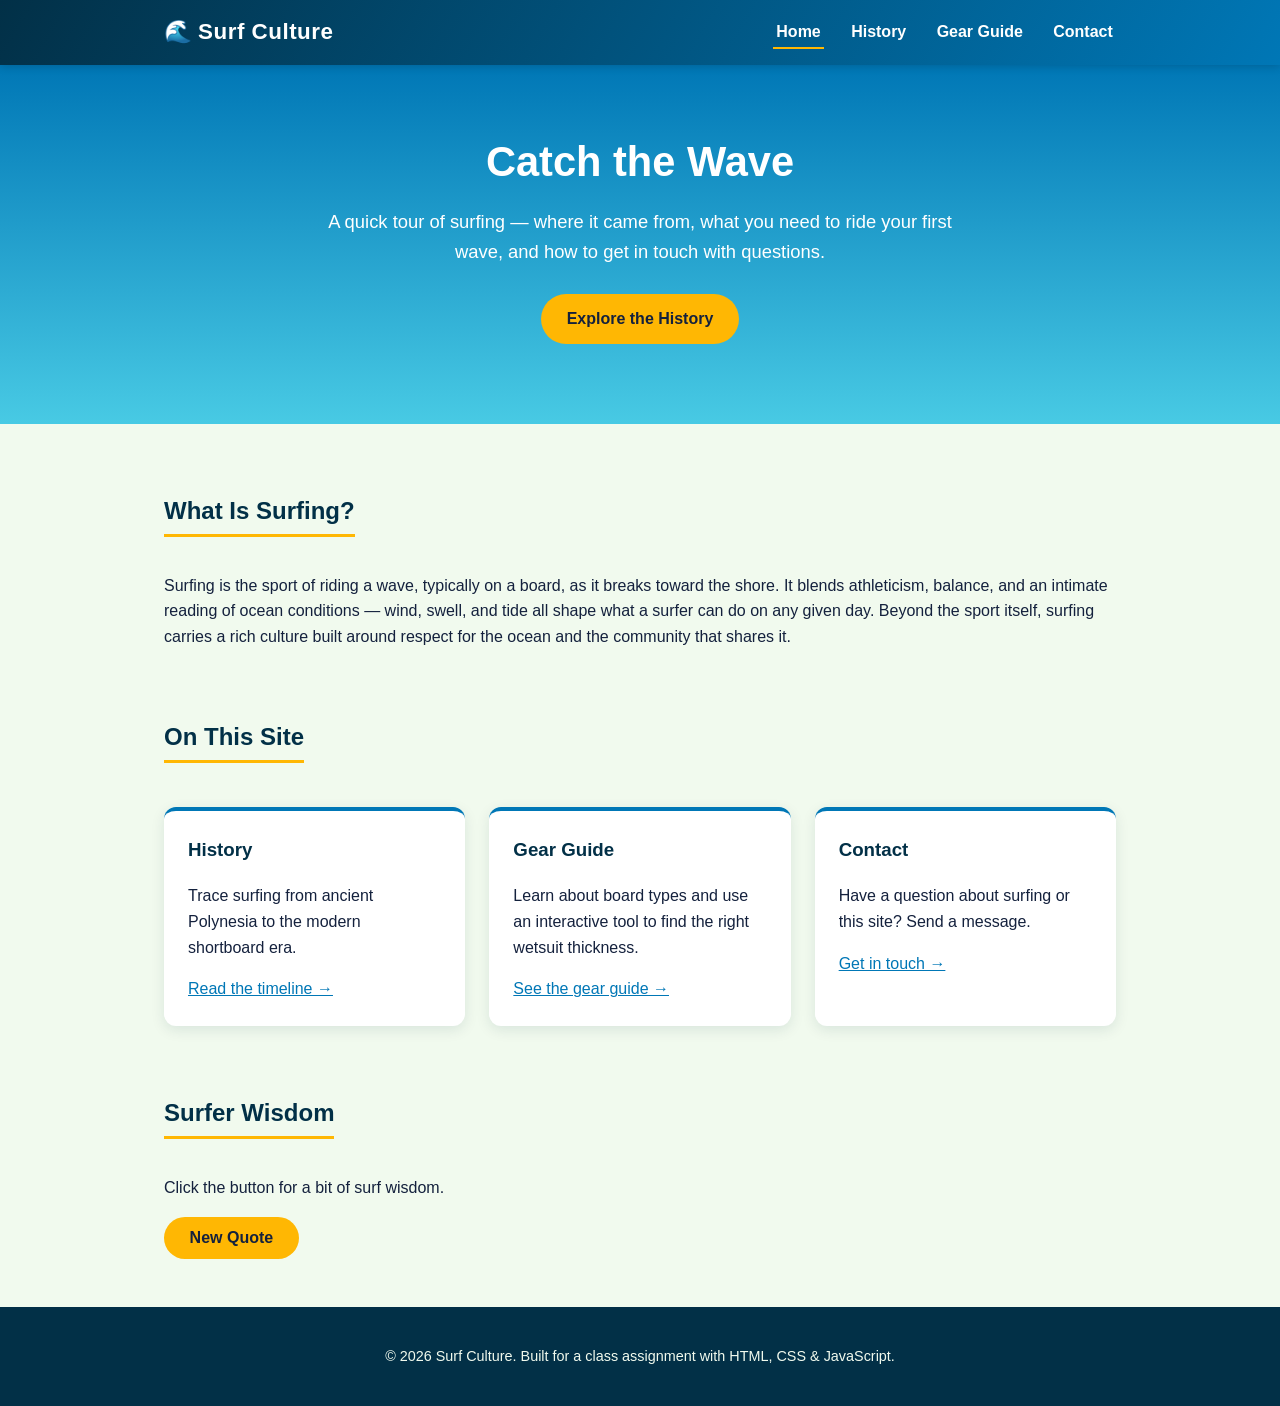
<file: index.html>
<!DOCTYPE html>
<html lang="en">
<head>
  <meta charset="UTF-8" />
  <meta name="viewport" content="width=device-width, initial-scale=1.0" />
  <title>Surf Culture | Home</title>
  <link rel="stylesheet" href="css/style.css" />
</head>
<body>
  <header class="site-header">
    <div class="nav-wrap">
      <a href="index.html" class="brand"><span class="wave-emoji">🌊</span>Surf Culture</a>
      <button class="nav-toggle" aria-label="Toggle navigation" aria-expanded="false">☰</button>
      <nav class="main-nav">
        <ul>
          <li><a href="index.html">Home</a></li>
          <li><a href="history.html">History</a></li>
          <li><a href="gear.html">Gear Guide</a></li>
          <li><a href="contact.html">Contact</a></li>
        </ul>
      </nav>
    </div>
  </header>

  <section class="hero">
    <h1>Catch the Wave</h1>
    <p>A quick tour of surfing — where it came from, what you need to ride your first wave, and how to get in touch with questions.</p>
    <a class="btn" href="history.html">Explore the History</a>
  </section>

  <main class="container">
    <section>
      <h2>What Is Surfing?</h2>
      <p>
        Surfing is the sport of riding a wave, typically on a board, as it breaks toward the shore.
        It blends athleticism, balance, and an intimate reading of ocean conditions — wind, swell,
        and tide all shape what a surfer can do on any given day. Beyond the sport itself, surfing
        carries a rich culture built around respect for the ocean and the community that shares it.
      </p>
    </section>

    <section>
      <h2>On This Site</h2>
      <div class="card-grid">
        <div class="card">
          <h3>History</h3>
          <p>Trace surfing from ancient Polynesia to the modern shortboard era.</p>
          <a href="history.html">Read the timeline &rarr;</a>
        </div>
        <div class="card">
          <h3>Gear Guide</h3>
          <p>Learn about board types and use an interactive tool to find the right wetsuit thickness.</p>
          <a href="gear.html">See the gear guide &rarr;</a>
        </div>
        <div class="card">
          <h3>Contact</h3>
          <p>Have a question about surfing or this site? Send a message.</p>
          <a href="contact.html">Get in touch &rarr;</a>
        </div>
      </div>
    </section>

    <section>
      <h2>Surfer Wisdom</h2>
      <p id="quote-text">Click the button for a bit of surf wisdom.</p>
      <button class="btn" id="quote-btn" type="button">New Quote</button>
    </section>
  </main>

  <footer>
    <p>&copy; 2026 Surf Culture. Built for a class assignment with HTML, CSS &amp; JavaScript.</p>
  </footer>

  <script src="js/script.js"></script>
</body>
</html>
</file>
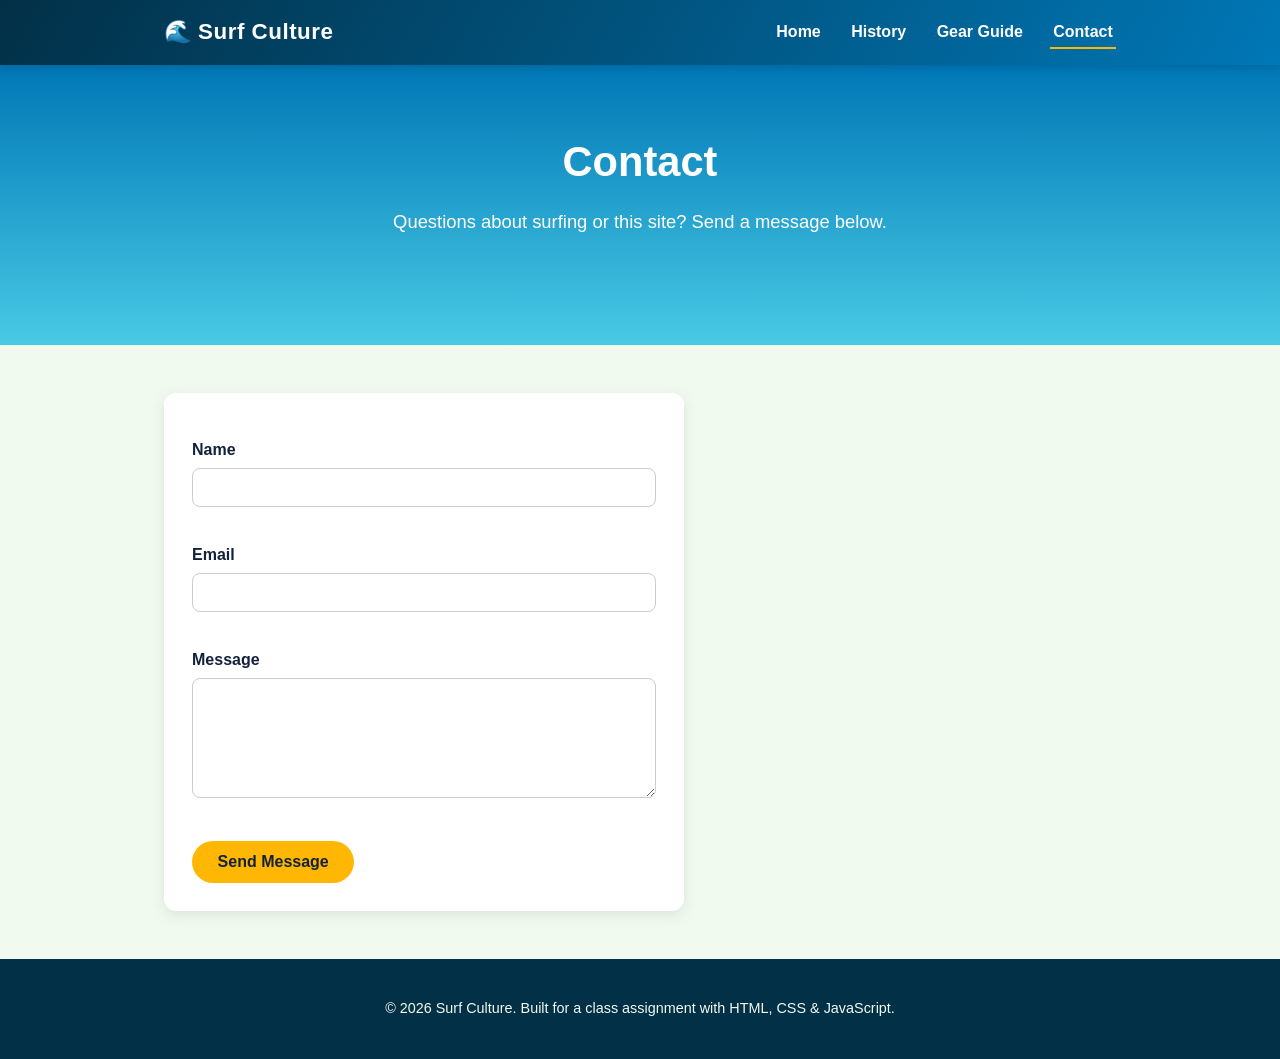
<file: contact.html>
<!DOCTYPE html>
<html lang="en">
<head>
  <meta charset="UTF-8" />
  <meta name="viewport" content="width=device-width, initial-scale=1.0" />
  <title>Surf Culture | Contact</title>
  <link rel="stylesheet" href="css/style.css" />
</head>
<body>
  <header class="site-header">
    <div class="nav-wrap">
      <a href="index.html" class="brand"><span class="wave-emoji">🌊</span>Surf Culture</a>
      <button class="nav-toggle" aria-label="Toggle navigation" aria-expanded="false">☰</button>
      <nav class="main-nav">
        <ul>
          <li><a href="index.html">Home</a></li>
          <li><a href="history.html">History</a></li>
          <li><a href="gear.html">Gear Guide</a></li>
          <li><a href="contact.html">Contact</a></li>
        </ul>
      </nav>
    </div>
  </header>

  <section class="hero">
    <h1>Contact</h1>
    <p>Questions about surfing or this site? Send a message below.</p>
  </section>

  <main class="container">
    <section>
      <form class="contact-form" id="contact-form" novalidate>
        <label for="name">Name</label>
        <input type="text" id="name" name="name" />
        <span class="error-text" id="name-error"></span>

        <label for="email">Email</label>
        <input type="email" id="email" name="email" />
        <span class="error-text" id="email-error"></span>

        <label for="message">Message</label>
        <textarea id="message" name="message"></textarea>
        <span class="error-text" id="message-error"></span>

        <button class="btn" type="submit" style="margin-top: 1rem;">Send Message</button>

        <div class="form-status" id="form-status"></div>
      </form>
    </section>
  </main>

  <footer>
    <p>&copy; 2026 Surf Culture. Built for a class assignment with HTML, CSS &amp; JavaScript.</p>
  </footer>

  <script src="js/script.js"></script>
</body>
</html>
</file>
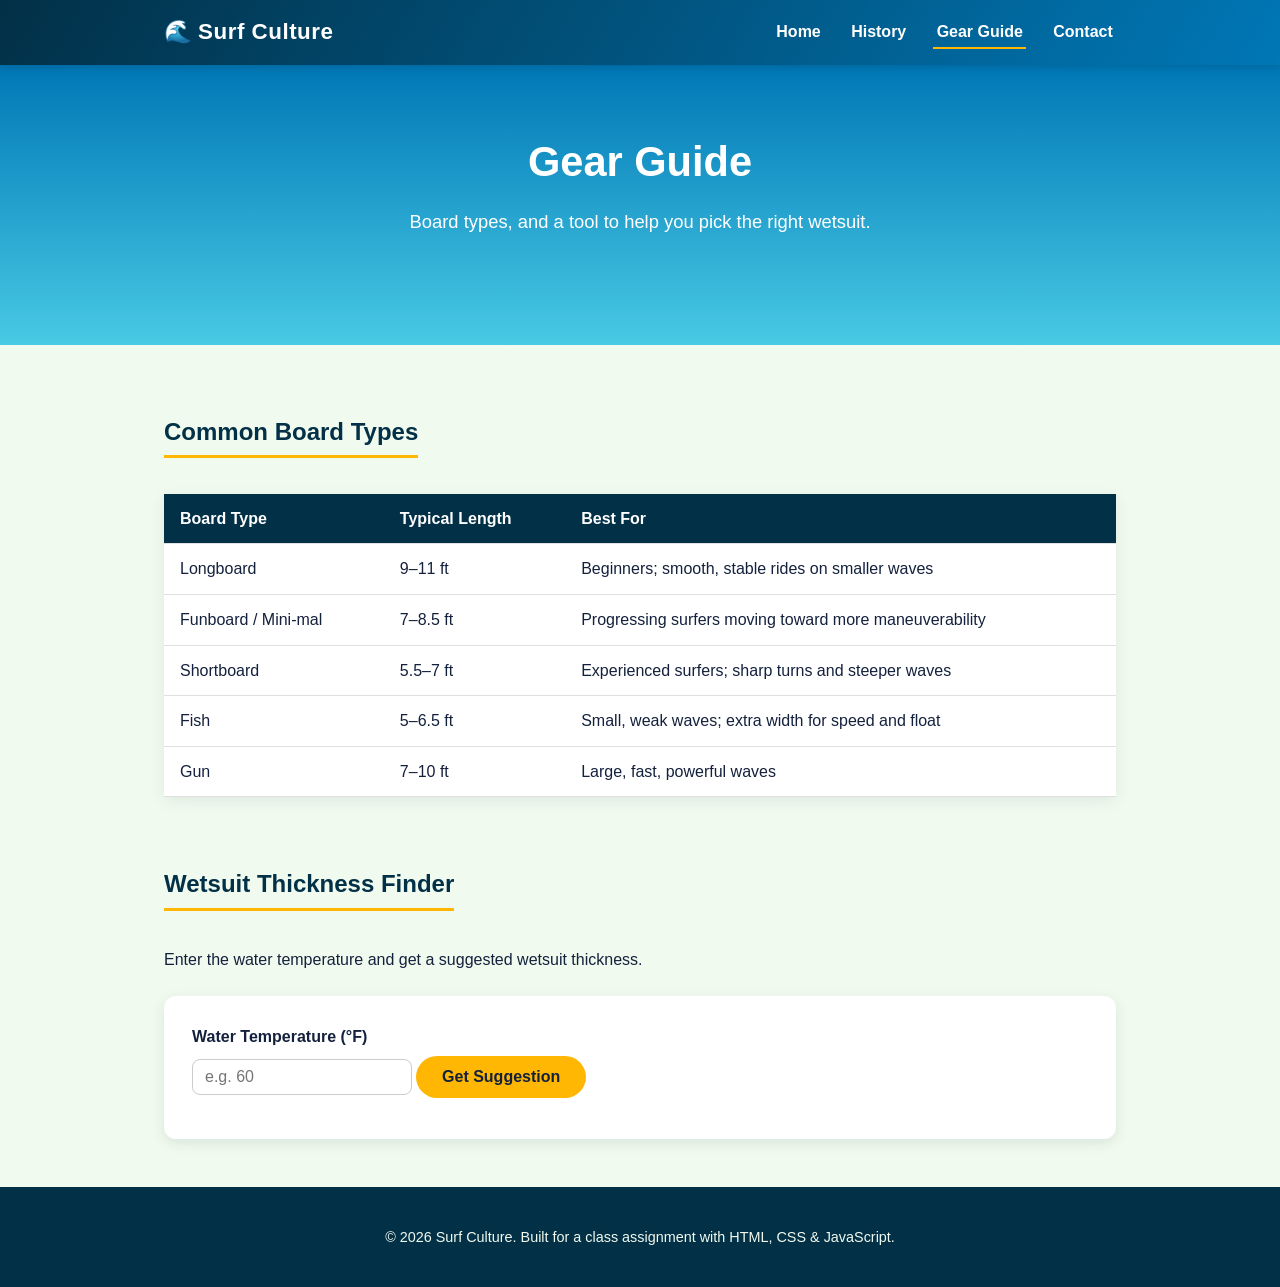
<file: gear.html>
<!DOCTYPE html>
<html lang="en">
<head>
  <meta charset="UTF-8" />
  <meta name="viewport" content="width=device-width, initial-scale=1.0" />
  <title>Surf Culture | Gear Guide</title>
  <link rel="stylesheet" href="css/style.css" />
</head>
<body>
  <header class="site-header">
    <div class="nav-wrap">
      <a href="index.html" class="brand"><span class="wave-emoji">🌊</span>Surf Culture</a>
      <button class="nav-toggle" aria-label="Toggle navigation" aria-expanded="false">☰</button>
      <nav class="main-nav">
        <ul>
          <li><a href="index.html">Home</a></li>
          <li><a href="history.html">History</a></li>
          <li><a href="gear.html">Gear Guide</a></li>
          <li><a href="contact.html">Contact</a></li>
        </ul>
      </nav>
    </div>
  </header>

  <section class="hero">
    <h1>Gear Guide</h1>
    <p>Board types, and a tool to help you pick the right wetsuit.</p>
  </section>

  <main class="container">
    <section>
      <h2>Common Board Types</h2>
      <table>
        <thead>
          <tr>
            <th>Board Type</th>
            <th>Typical Length</th>
            <th>Best For</th>
          </tr>
        </thead>
        <tbody>
          <tr>
            <td>Longboard</td>
            <td>9–11 ft</td>
            <td>Beginners; smooth, stable rides on smaller waves</td>
          </tr>
          <tr>
            <td>Funboard / Mini-mal</td>
            <td>7–8.5 ft</td>
            <td>Progressing surfers moving toward more maneuverability</td>
          </tr>
          <tr>
            <td>Shortboard</td>
            <td>5.5–7 ft</td>
            <td>Experienced surfers; sharp turns and steeper waves</td>
          </tr>
          <tr>
            <td>Fish</td>
            <td>5–6.5 ft</td>
            <td>Small, weak waves; extra width for speed and float</td>
          </tr>
          <tr>
            <td>Gun</td>
            <td>7–10 ft</td>
            <td>Large, fast, powerful waves</td>
          </tr>
        </tbody>
      </table>
    </section>

    <section>
      <h2>Wetsuit Thickness Finder</h2>
      <p>Enter the water temperature and get a suggested wetsuit thickness.</p>
      <div class="tool-box">
        <form id="wetsuit-form">
          <label for="water-temp">Water Temperature (°F)</label>
          <input type="number" id="water-temp" name="water-temp" placeholder="e.g. 60" required />
          <button class="btn" type="submit">Get Suggestion</button>
        </form>
        <div id="wetsuit-result"></div>
      </div>
    </section>
  </main>

  <footer>
    <p>&copy; 2026 Surf Culture. Built for a class assignment with HTML, CSS &amp; JavaScript.</p>
  </footer>

  <script src="js/script.js"></script>
</body>
</html>
</file>
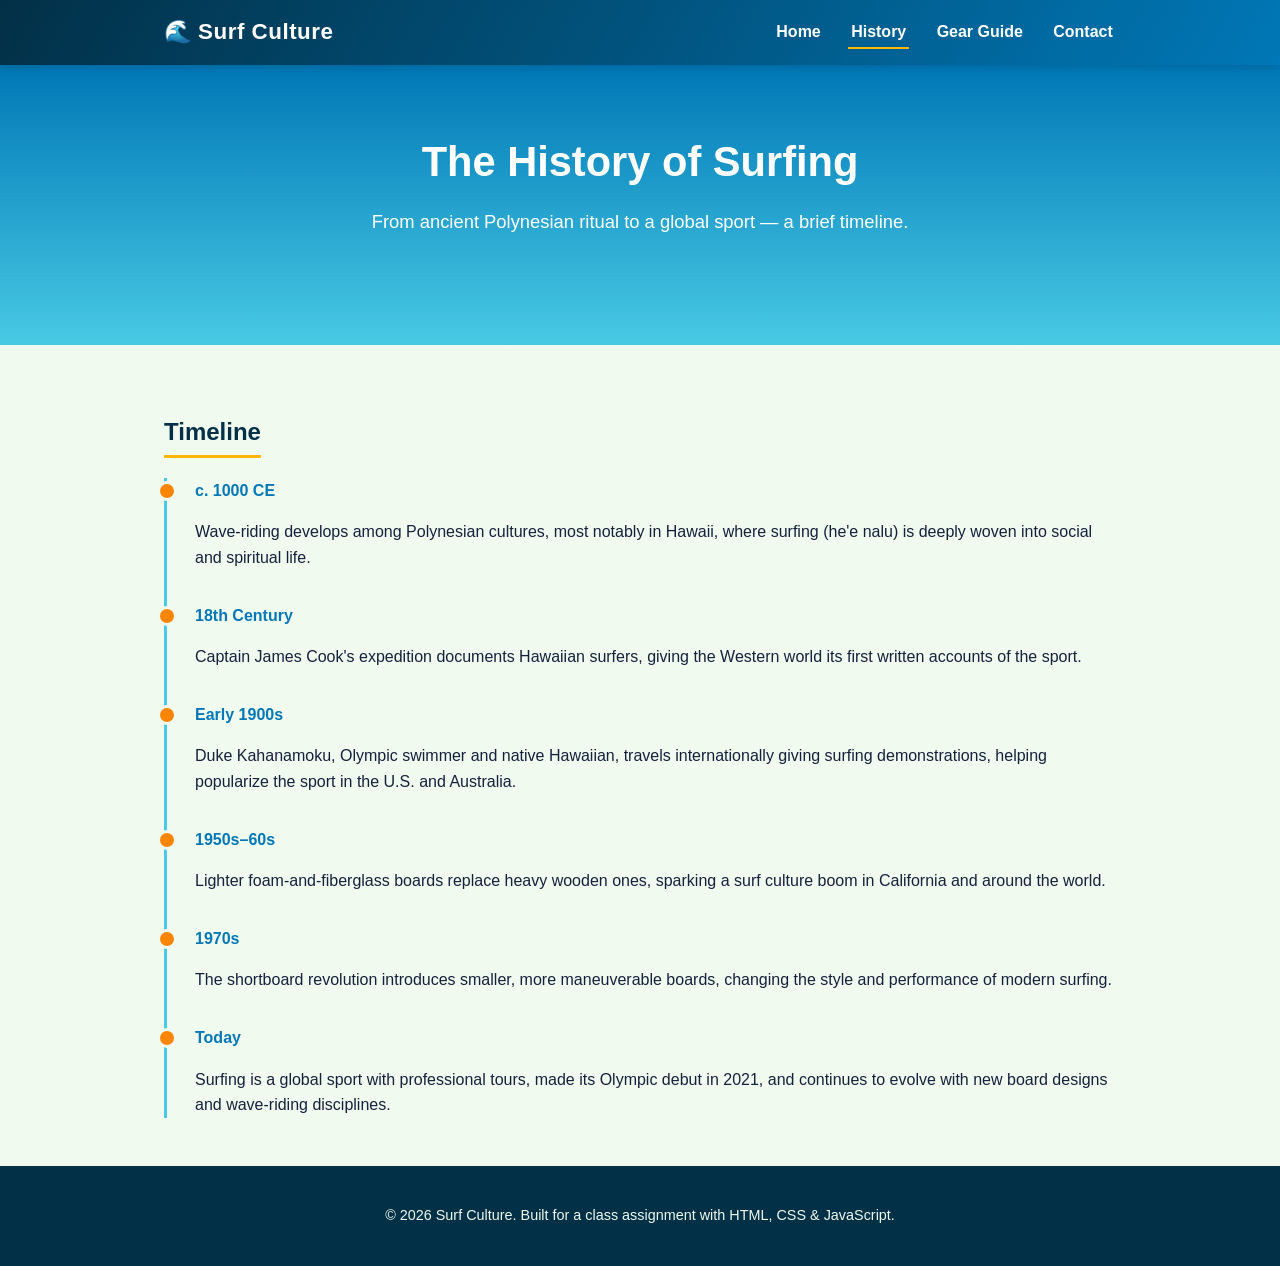
<file: history.html>
<!DOCTYPE html>
<html lang="en">
<head>
  <meta charset="UTF-8" />
  <meta name="viewport" content="width=device-width, initial-scale=1.0" />
  <title>Surf Culture | History</title>
  <link rel="stylesheet" href="css/style.css" />
</head>
<body>
  <header class="site-header">
    <div class="nav-wrap">
      <a href="index.html" class="brand"><span class="wave-emoji">🌊</span>Surf Culture</a>
      <button class="nav-toggle" aria-label="Toggle navigation" aria-expanded="false">☰</button>
      <nav class="main-nav">
        <ul>
          <li><a href="index.html">Home</a></li>
          <li><a href="history.html">History</a></li>
          <li><a href="gear.html">Gear Guide</a></li>
          <li><a href="contact.html">Contact</a></li>
        </ul>
      </nav>
    </div>
  </header>

  <section class="hero">
    <h1>The History of Surfing</h1>
    <p>From ancient Polynesian ritual to a global sport — a brief timeline.</p>
  </section>

  <main class="container">
    <section>
      <h2>Timeline</h2>
      <div class="timeline">
        <div class="timeline-item">
          <span class="year">c. 1000 CE</span>
          <p>Wave-riding develops among Polynesian cultures, most notably in Hawaii, where surfing (he'e nalu) is deeply woven into social and spiritual life.</p>
        </div>
        <div class="timeline-item">
          <span class="year">18th Century</span>
          <p>Captain James Cook's expedition documents Hawaiian surfers, giving the Western world its first written accounts of the sport.</p>
        </div>
        <div class="timeline-item">
          <span class="year">Early 1900s</span>
          <p>Duke Kahanamoku, Olympic swimmer and native Hawaiian, travels internationally giving surfing demonstrations, helping popularize the sport in the U.S. and Australia.</p>
        </div>
        <div class="timeline-item">
          <span class="year">1950s–60s</span>
          <p>Lighter foam-and-fiberglass boards replace heavy wooden ones, sparking a surf culture boom in California and around the world.</p>
        </div>
        <div class="timeline-item">
          <span class="year">1970s</span>
          <p>The shortboard revolution introduces smaller, more maneuverable boards, changing the style and performance of modern surfing.</p>
        </div>
        <div class="timeline-item">
          <span class="year">Today</span>
          <p>Surfing is a global sport with professional tours, made its Olympic debut in 2021, and continues to evolve with new board designs and wave-riding disciplines.</p>
        </div>
      </div>
    </section>
  </main>

  <footer>
    <p>&copy; 2026 Surf Culture. Built for a class assignment with HTML, CSS &amp; JavaScript.</p>
  </footer>

  <script src="js/script.js"></script>
</body>
</html>
</file>
<file: css/style.css>
/* ---------- Base / theme ---------- */
:root {
  --ocean-deep: #023047;
  --ocean-mid: #0077b6;
  --ocean-light: #48cae4;
  --foam: #f1faee;
  --sand: #ffb703;
  --coral: #fb8500;
  --text-dark: #14213d;
  --max-width: 1000px;
}

* {
  box-sizing: border-box;
}

html {
  scroll-behavior: smooth;
}

body {
  margin: 0;
  font-family: "Segoe UI", Verdana, Arial, sans-serif;
  color: var(--text-dark);
  background: var(--foam);
  line-height: 1.6;
}

img {
  max-width: 100%;
}

a {
  color: var(--ocean-mid);
}

.container {
  max-width: var(--max-width);
  margin: 0 auto;
  padding: 0 1.5rem;
}

/* ---------- Header / nav ---------- */
header.site-header {
  background: linear-gradient(120deg, var(--ocean-deep), var(--ocean-mid));
  color: white;
  position: sticky;
  top: 0;
  z-index: 10;
  box-shadow: 0 2px 8px rgba(0, 0, 0, 0.15);
}

.nav-wrap {
  display: flex;
  align-items: center;
  justify-content: space-between;
  padding: 0.9rem 1.5rem;
  max-width: var(--max-width);
  margin: 0 auto;
}

.brand {
  font-size: 1.4rem;
  font-weight: 700;
  color: white;
  text-decoration: none;
  letter-spacing: 0.5px;
}

.brand .wave-emoji {
  margin-right: 0.35rem;
}

nav.main-nav ul {
  list-style: none;
  display: flex;
  gap: 1.5rem;
  margin: 0;
  padding: 0;
}

nav.main-nav a {
  color: white;
  text-decoration: none;
  font-weight: 600;
  padding: 0.4rem 0.2rem;
  border-bottom: 2px solid transparent;
  transition: border-color 0.2s ease;
}

nav.main-nav a:hover,
nav.main-nav a.active {
  border-bottom-color: var(--sand);
}

.nav-toggle {
  display: none;
  background: none;
  border: none;
  color: white;
  font-size: 1.6rem;
  cursor: pointer;
}

@media (max-width: 680px) {
  .nav-toggle {
    display: block;
  }

  nav.main-nav {
    display: none;
    width: 100%;
  }

  nav.main-nav.open {
    display: block;
  }

  nav.main-nav ul {
    flex-direction: column;
    gap: 0;
    padding-bottom: 0.75rem;
  }

  nav.main-nav li {
    border-top: 1px solid rgba(255, 255, 255, 0.15);
  }

  nav.main-nav a {
    display: block;
    padding: 0.75rem 0.25rem;
  }

  .nav-wrap {
    flex-wrap: wrap;
  }
}

/* ---------- Hero ---------- */
.hero {
  background: linear-gradient(180deg, var(--ocean-mid) 0%, var(--ocean-light) 100%);
  color: white;
  padding: 4rem 1.5rem 5rem;
  text-align: center;
}

.hero h1 {
  font-size: 2.6rem;
  margin: 0 0 0.75rem;
}

.hero p {
  font-size: 1.15rem;
  max-width: 640px;
  margin: 0 auto 1.75rem;
}

.btn {
  display: inline-block;
  background: var(--sand);
  color: var(--text-dark);
  font-weight: 700;
  text-decoration: none;
  padding: 0.75rem 1.6rem;
  border-radius: 999px;
  border: none;
  cursor: pointer;
  font-size: 1rem;
  transition: transform 0.15s ease, background 0.15s ease;
}

.btn:hover {
  background: var(--coral);
  color: white;
  transform: translateY(-2px);
}

.wave-divider {
  display: block;
  width: 100%;
  line-height: 0;
  margin-top: -4px;
}

/* ---------- Page sections ---------- */
main {
  padding: 3rem 0 4rem;
}

section {
  margin-bottom: 3rem;
}

h2 {
  color: var(--ocean-deep);
  border-bottom: 3px solid var(--sand);
  display: inline-block;
  padding-bottom: 0.25rem;
}

.card-grid {
  display: grid;
  grid-template-columns: repeat(auto-fit, minmax(220px, 1fr));
  gap: 1.5rem;
  margin-top: 1.5rem;
}

.card {
  background: white;
  border-radius: 12px;
  padding: 1.5rem;
  box-shadow: 0 4px 14px rgba(2, 48, 71, 0.1);
  border-top: 4px solid var(--ocean-mid);
}

.card h3 {
  margin-top: 0;
  color: var(--ocean-deep);
}

/* ---------- Timeline (history page) ---------- */
.timeline {
  position: relative;
  padding-left: 1.75rem;
  border-left: 3px solid var(--ocean-light);
}

.timeline-item {
  position: relative;
  margin-bottom: 2rem;
}

.timeline-item::before {
  content: "";
  position: absolute;
  left: -2.35rem;
  top: 0.2rem;
  width: 14px;
  height: 14px;
  border-radius: 50%;
  background: var(--coral);
  border: 3px solid var(--foam);
}

.timeline-item .year {
  font-weight: 700;
  color: var(--ocean-mid);
  display: block;
  margin-bottom: 0.25rem;
}

/* ---------- Gear page / wetsuit tool ---------- */
table {
  width: 100%;
  border-collapse: collapse;
  margin-top: 1rem;
  background: white;
  box-shadow: 0 4px 14px rgba(2, 48, 71, 0.08);
}

th, td {
  padding: 0.75rem 1rem;
  text-align: left;
  border-bottom: 1px solid #e0e0e0;
}

th {
  background: var(--ocean-deep);
  color: white;
}

.tool-box {
  background: white;
  border-radius: 12px;
  padding: 1.75rem;
  box-shadow: 0 4px 14px rgba(2, 48, 71, 0.1);
  margin-top: 1.5rem;
}

.tool-box label {
  font-weight: 700;
  display: block;
  margin-bottom: 0.4rem;
}

.tool-box input[type="number"] {
  width: 100%;
  max-width: 220px;
  padding: 0.5rem 0.75rem;
  border: 1px solid #ccc;
  border-radius: 8px;
  font-size: 1rem;
  margin-bottom: 1rem;
}

#wetsuit-result {
  margin-top: 1rem;
  padding: 1rem;
  border-radius: 8px;
  background: var(--foam);
  border-left: 4px solid var(--ocean-mid);
  font-weight: 600;
  display: none;
}

#wetsuit-result.show {
  display: block;
}

/* ---------- Contact form ---------- */
form.contact-form {
  background: white;
  border-radius: 12px;
  padding: 1.75rem;
  box-shadow: 0 4px 14px rgba(2, 48, 71, 0.1);
  max-width: 520px;
}

form.contact-form label {
  font-weight: 700;
  display: block;
  margin-top: 1rem;
  margin-bottom: 0.35rem;
}

form.contact-form input,
form.contact-form textarea {
  width: 100%;
  padding: 0.6rem 0.75rem;
  border: 1px solid #ccc;
  border-radius: 8px;
  font-family: inherit;
  font-size: 1rem;
}

form.contact-form textarea {
  min-height: 120px;
  resize: vertical;
}

.error-text {
  color: var(--coral);
  font-size: 0.85rem;
  margin-top: 0.25rem;
  display: block;
  min-height: 1.1em;
}

.form-status {
  margin-top: 1.25rem;
  padding: 0.9rem 1rem;
  border-radius: 8px;
  font-weight: 600;
  display: none;
}

.form-status.show {
  display: block;
}

.form-status.success {
  background: #d8f3dc;
  color: #1b4332;
}

/* ---------- Footer ---------- */
footer {
  background: var(--ocean-deep);
  color: var(--foam);
  text-align: center;
  padding: 1.5rem;
  font-size: 0.9rem;
}
</file>
